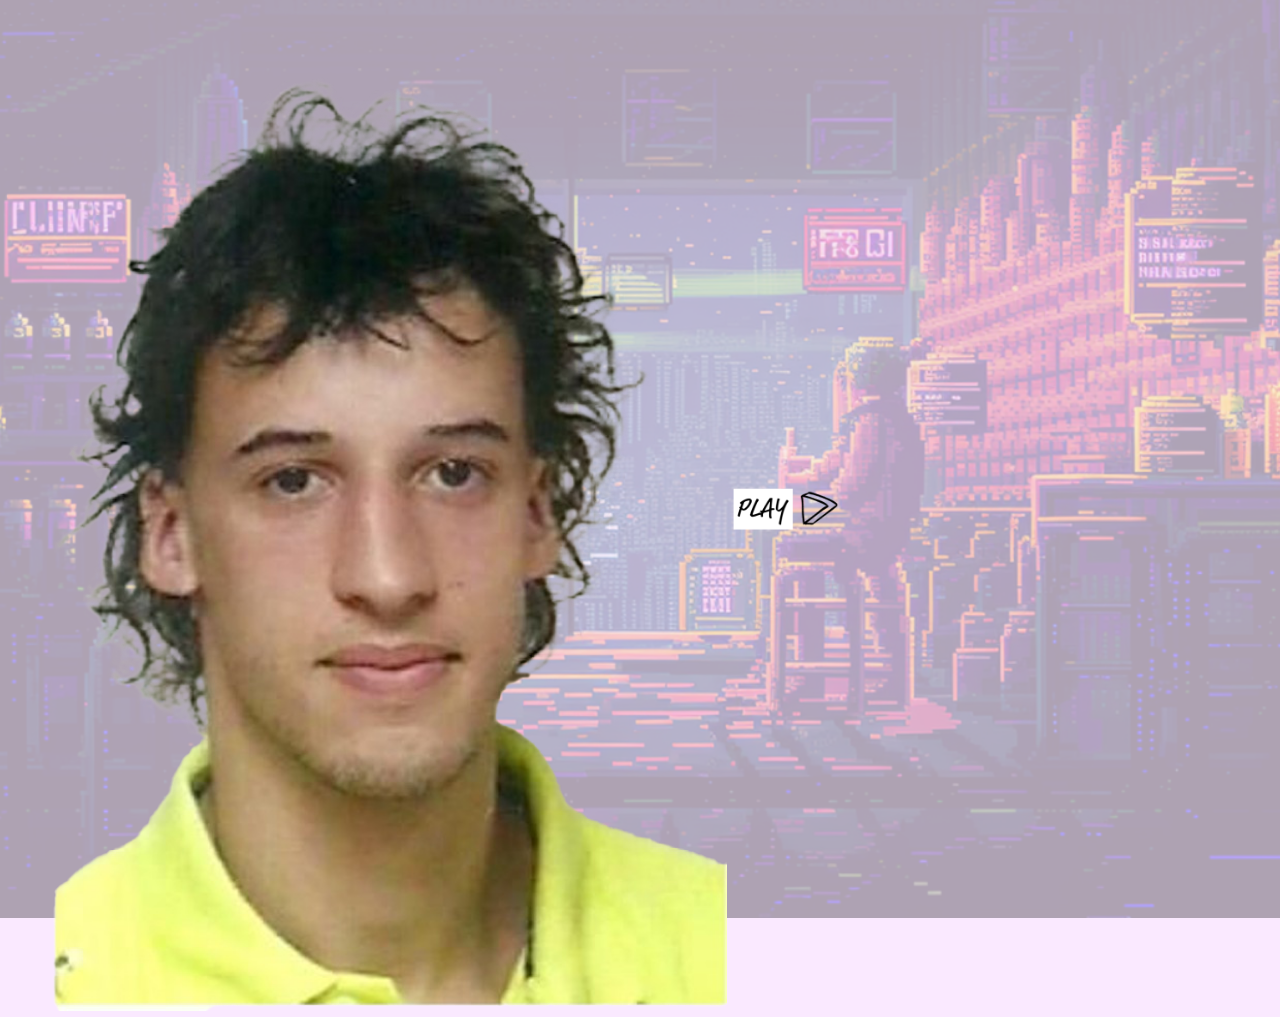
<file: index.html>
<!DOCTYPE html>
<html>
  <head>
    <meta name="viewport" content="width=device-width, initial-scale=1">
    <meta charset="UTF-8">
    <meta property="og:title" content="És muita Linda">
    <meta property="og:image" content="./assets/imgs/share.png">
    <meta name="og:description" content="Precisávamos disto? Não. É bom pra SEO, dizem. Queremos ser encontrados? Também não. Mas sabíamos que vinhas aqui espreitar, lindinha.">
    <meta name="description" content="Precisávamos disto? Não. É bom pra SEO, dizem. Queremos ser encontrados? Também não. Mas sabíamos que vinhas aqui espreitar, lindinha.">
    <link rel="apple-touch-icon" sizes="180x180" href="/apple-touch-icon.png">
    <link rel="icon" type="image/png" sizes="32x32" href="/favicon-32x32.png">
    <link rel="icon" type="image/png" sizes="16x16" href="/favicon-16x16.png">
    <link rel="manifest" href="/site.webmanifest">
    <link rel="preconnect" href="https://fonts.googleapis.com">
    <link rel="preconnect" href="https://fonts.gstatic.com" crossorigin>
    <link href="https://fonts.googleapis.com/css2?family=Comic+Neue&amp;display=swap" rel="stylesheet">
    <meta name="msapplication-TileColor" content="#da532c">
    <meta name="theme-color" content="#ffffff">
    <title>És muita linda</title>
    <style>
       @font-face {
    font-family: roboto;
    src: url(./assets/fonts/Roboto-Regular.ttf);
}

@font-face {
    font-family: roboto;
    src: url(./assets/fonts/Roboto-Medium.ttf);
    font-weight: 500;
}

@font-face {
    font-family: roboto;
    src: url(./assets/fonts/Roboto-Bold.ttf);
    font-weight: 700;
}

@font-face {
    font-family: roboto;
    src: url(./assets/fonts/Roboto-Italic.ttf);
    font-style: italic;
}
    </style>
    <link rel="stylesheet" href="./assets/style.css">
  </head>
  <body>
    <main>
      <section class="intro-wrapper">
          <div class="row">
            <div class="column abelito">
				      <img src="./assets/imgs/abelito.png">
            </div>
            <div class="column">
				      <button class="cta-play js-exitIntro"><img class="cta-img" src="./assets/imgs/cta-play.png" data-src="./assets/imgs/cta-play-hover.png"></button>
              <!-- <div class="title-wrapper"><img src="./assets/imgs/title.png"></div> -->
            </div>
          </div>
      </section>
      <section class="background-container">
        <img src="./assets/imgs/beer-pixel.png">

      <audio src="./assets/audio/abel-ring.ogg" type="audio/ogg"></audio>
      </section>
    </main>
    <script type="module" src="./assets/script.js"></script>
  </body>
</html>
</file>
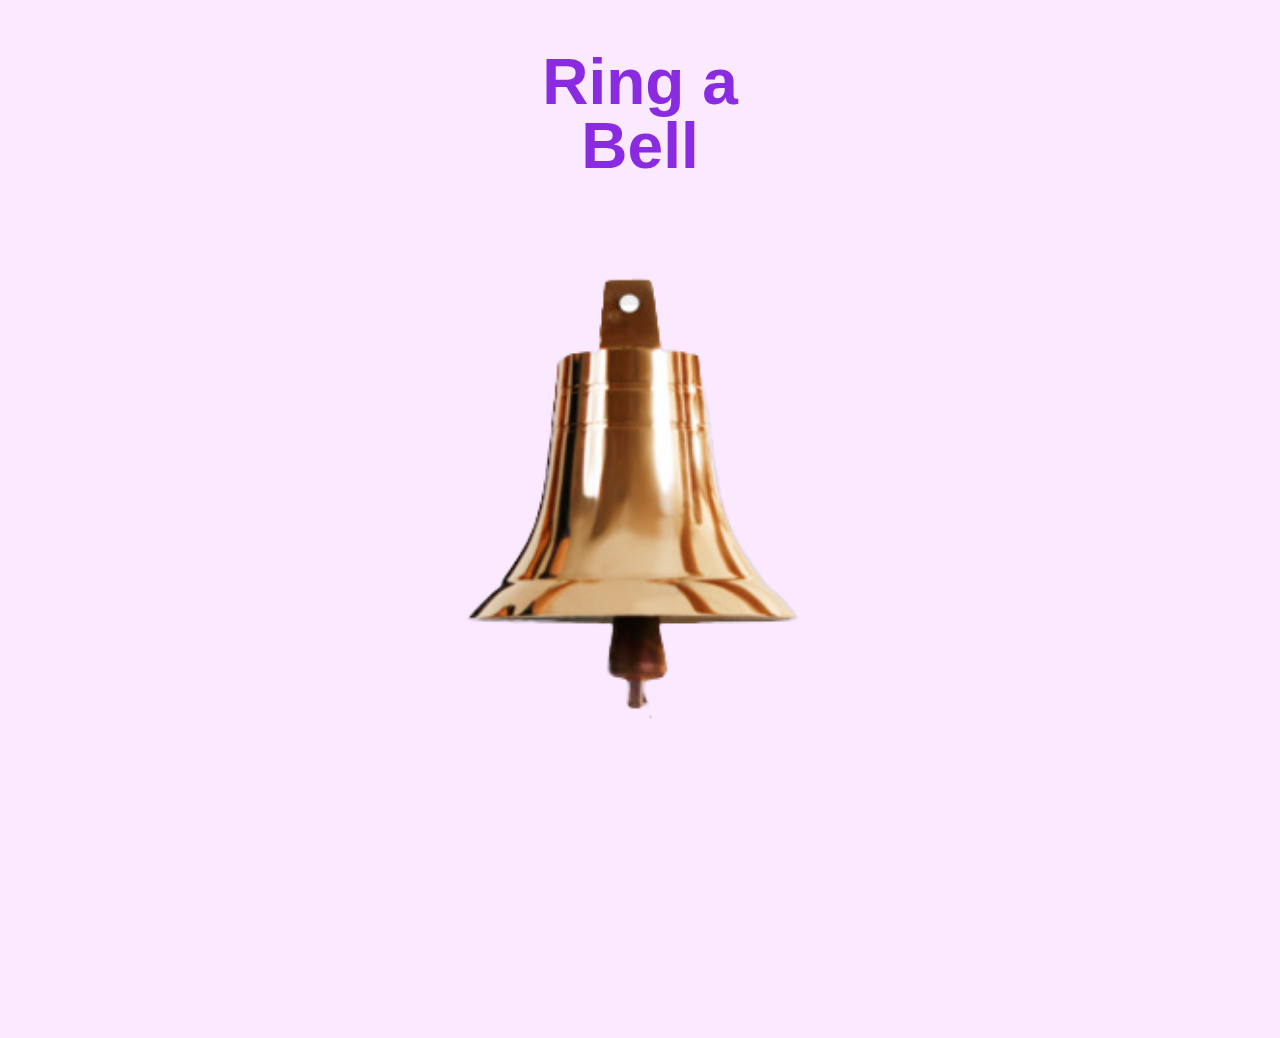
<file: content.html>
<!DOCTYPE html>
<html>
  <head>
    <meta name="viewport" content="width=device-width, initial-scale=1">
    <meta charset="UTF-8">
    <meta property="og:title" content="És muita Linda">
    <meta property="og:image" content="./assets/imgs/share.png">
    <meta name="og:description" content="Precisávamos disto? Não. É bom pra SEO, dizem. Queremos ser encontrados? Também não. Mas sabíamos que vinhas aqui espreitar, lindinha.">
    <meta name="description" content="Precisávamos disto? Não. É bom pra SEO, dizem. Queremos ser encontrados? Também não. Mas sabíamos que vinhas aqui espreitar, lindinha.">
    <link rel="apple-touch-icon" sizes="180x180" href="/apple-touch-icon.png">
    <link rel="icon" type="image/png" sizes="32x32" href="/favicon-32x32.png">
    <link rel="icon" type="image/png" sizes="16x16" href="/favicon-16x16.png">
    <link rel="manifest" href="/site.webmanifest">
    <link rel="preconnect" href="https://fonts.googleapis.com">
    <link rel="preconnect" href="https://fonts.gstatic.com" crossorigin>
    <link href="https://fonts.googleapis.com/css2?family=Comic+Neue&amp;display=swap" rel="stylesheet">
    <meta name="msapplication-TileColor" content="#da532c">
    <meta name="theme-color" content="#ffffff">
    <title>És muita linda</title>
    <style>
      @font-face {
        font-family: roboto;
        src: url(./assets/fonts/Roboto-Regular.ttf);
      }

    @font-face {
        font-family: roboto;
        src: url(./assets/fonts/Roboto-Medium.ttf);
        font-weight: 500;
    }

    @font-face {
        font-family: roboto;
        src: url(./assets/fonts/Roboto-Bold.ttf);
        font-weight: 700;
    }

    @font-face {
        font-family: roboto;
        src: url(./assets/fonts/Roboto-Italic.ttf);
        font-style: italic;
    }

    </style>
    <link rel="stylesheet" href="./assets/style.css">
  </head>
  <body>
    <main class="main-content">
      <div class="main-logo">Ring a Bell</div>
      <section class="bell-day">
        <img class="bel-o-ring content-img" src="./assets/imgs/ring-o-bel.png">
      </section>
    </main>
    <script type="module" src="./assets/script.js"></script>
  </body>
</html>
</file>
<file: assets/style.css>
/* http://meyerweb.com/eric/tools/css/reset/
   v2.0 | 20110126
   License: none (public domain)
*/
html, body, div, span, applet, object, iframe,
h1, h2, h3, h4, h5, h6, p, blockquote, pre,
a, abbr, acronym, address, big, cite, code,
del, dfn, em, img, ins, kbd, q, s, samp,
small, strike, strong, sub, sup, tt, var,
b, u, i, center,
dl, dt, dd, ol, ul, li,
fieldset, form, label, legend,
table, caption, tbody, tfoot, thead, tr, th, td,
article, aside, canvas, details, embed,
figure, figcaption, footer, header, hgroup,
menu, nav, output, ruby, section, summary,
time, mark, audio, video {
  margin: 0;
  padding: 0;
  border: 0;
  font-size: 100%;
  font: inherit;
  vertical-align: baseline;
}

/* HTML5 display-role reset for older browsers */
article, aside, details, figcaption, figure,
footer, header, hgroup, menu, nav, section {
  display: block;
}

body {
  line-height: 1;
}

ol, ul {
  list-style: none;
}

blockquote, q {
  quotes: none;
}

blockquote:before, blockquote:after,
q:before, q:after {
  content: "";
  content: none;
}

table {
  border-collapse: collapse;
  border-spacing: 0;
}

a {
  text-decoration: none;
  color: #000;
}

body {
  color: #000;
  font-family: "Comic Neue", cursive;
  font-size: 18px;
  line-height: 22px;
  background-color: #fae9ff;
  min-height: 100vh;
  display: flex;
  flex-direction: column;
}

main {
  height: 100%;
  max-height: 100vh;
}

strong {
  font-weight: 700;
}

p {
  margin-bottom: 30px;
}

picture {
  display: flex;
}
picture img {
  max-width: 100%;
}

.main-logo {
  max-width: 250px;
  margin: 50px auto 50px;
  display: block;
  text-align: center;
  font-size: 64px;
  line-height: 64px;
  font-weight: 900;
  font-family: "ComicSansMS", sans-serif;
  color: blueviolet;
}

.column:first-child {
	position: relative;
	left: 0;
	width: 100%;
	transition: .5s 1s left, width 1s 1.5s;
}

.go-forward .column:first-child{
	left: 30%;
	width: 150%;
}

.background-container {
	position: fixed;
	top: -2vh;
	left: -2vw;
	height: 104vh;
	width: 104vw;
	overflow: hidden;
	z-index: -1;
	opacity: .3;
	display: flex;
	flex-wrap: wrap;
}

.background-container img {
  height: 100%;
	width: 100%;
  object-fit: cover;
  aspect-ratio: 16 / 9;
	/* transform: scale(0) rotate(-720deg);
	transition: 1s 2s; */
}

.go-forward .background-container img {
	transform: scale(1) rotate(720deg);
}

.column:last-child {
	transform: scale(1);
	transition: .5s;
}

.go-forward .column:last-child{
	transform: scale(0);
}

.video-wrapper {
  max-width: 760px;
  margin: 100px auto;
  display: grid;
  grid-template-columns: 1fr 1fr 1fr;
  grid-gap: 50px;
}
.video-wrapper img {
  max-width: 100%;
}
@media (max-width: 992px) {
  .video-wrapper {
    grid-template-columns: 1fr 1fr;
    grid-gap: 20px;
  }
}

.face-wrapper {
  position: relative;
}
.face-wrapper img:not(img + img) {
  filter: drop-shadow(10px 10px 0px rgba(0, 0, 0, 0.2));
}
.face-wrapper img + img {
  position: absolute;
  top: 0;
  bottom: 0;
  left: 0;
  right: 0;
}

.audio-item {
  text-align: center;
}
.audio-item.moving .face-wrapper {
  animation: talkTalk 1.5s infinite alternate;
}
.audio-item.moving img + img {
  animation: mouthMove 0.3s infinite;
}
.audio-item figcaption {
  mix-blend-mode: multiply;
}
.audio-item figcaption img {
  margin-top: 0px;
  max-width: 130px;
}

.intro-wrapper {
  display: flex;
  margin: 0 auto;
  height: 100%;
  align-items: center;
  transition: all 6s ease-in-out;
}
.intro-wrapper.full {
  transform: scale(30);
}
.intro-wrapper .row {
  display: flex;
  padding: 10px 50px;
  justify-content: center;
  align-items: center;
  height: 100%;
}
.intro-wrapper .row img {
  width: 100%;
}
.intro-wrapper .column {
  position: relative;
}

.intro-wrapper .abelito {
    align-self: flex-end;
    position: relative;
    overflow: hidden;
    bottom: -12px;
    animation: grow 1s;
    transition: 1s;
}

.intro-wrapper .cta-play {
	background: none;
	border: none;
	outline: none;
	mix-blend-mode: multiply;
	cursor: pointer;
  }

.intro-wrapper p {
  margin: 16px 0 0 32px;
  font-family: "ComicSansMS", sans-serif;
  font-size: 30px;
  color: #000;
  line-height: 40px;
}
.intro-wrapper .text-circle {
  position: absolute;
  top: -50px;
  left: -50px;
  width: 130px;
  height: 130px;
}
.intro-wrapper .text-circle-img {
  animation: rotateText 1s infinite;
}
.intro-wrapper .text-circle img {
  position: absolute;
  top: 0;
  left: 0;
  width: 100%;
}
.intro-wrapper .audio-item {
  position: absolute;
  width: 50%;
}
.intro-wrapper .audio-item.borges {
  right: 0;
  transform: rotate(25deg);
}
.intro-wrapper .audio-item.ivone {
  top: 100px;
  transform: rotate(-20deg);
}
.intro-wrapper .sagres {
  position: absolute;
  width: 30%;
}
.intro-wrapper .sagres.first {
  right: 40%;
  bottom: -40%;
  animation: rotateBottle1 750ms infinite alternate;
}
.intro-wrapper .sagres.last {
  right: 10%;
  bottom: -30%;
  animation: rotateBottle2 600ms infinite alternate;
}

.intro-wrapper .cta-play img {
  mix-blend-mode: multiply;
  margin-top: 0px;
  max-width: 130px;
}

.main-content {
    min-height: 100vh;
    min-height: fill-available;
    min-height: -webkit-fill-available;
    color: #000;
}

.bell-day {
  display: grid;
  gap: 20px;
  flex-flow: nowrap;
  justify-content: center;
  align-items: center;
  width: 90%;
  margin-inline: auto;
}

@media (max-width: 992px) {
  .sheep-day {
    flex-flow: nowrap column-reverse;
    width: 100%;
  }
}

.content-img {
  width: 100%;
  height: 90vh;
  object-fit: contain;
}

.content-img:hover {
  transform-origin: center top;
  animation: ringBell 1000ms infinite linear;
}

@keyframes mouthMove {
  from {
    transform: translateY(20px);
  }
  to {
    transform: translateY(0px);
  }
}
@keyframes talkTalk {
  0% {
    transform: rotate(0);
  }
  25% {
    transform: rotate(-15deg);
  }
  50% {
    transform: rotate(0deg);
  }
  75% {
    transform: rotate(15deg);
  }
  100% {
    transform: rotate(0deg);
  }
}
@keyframes rotateText {
  100% {
    transform: rotate(360deg);
  }
}
@keyframes rotateBottle1 {
  0% {
    transform: rotate(0);
  }
  100% {
    transform: rotate(-60deg);
  }
}
@keyframes rotateBottle2 {
  0% {
    transform: rotate(-60deg);
  }
  100% {
    transform: rotate(0deg);
  }
}
@keyframes ringBell {
  0% {
    transform: rotate(0deg);
  }
  25% {
    transform: rotate(-60deg);
  }
  50% {
    transform: rotate(60deg);
  }
  100% {
    transform: rotate(0deg);
  }
}

@keyframes grow {
  0% {
    transform: scale(0);
  }
  100% {
    transform: scale(1) rotate(720deg);
  }
}
</file>
